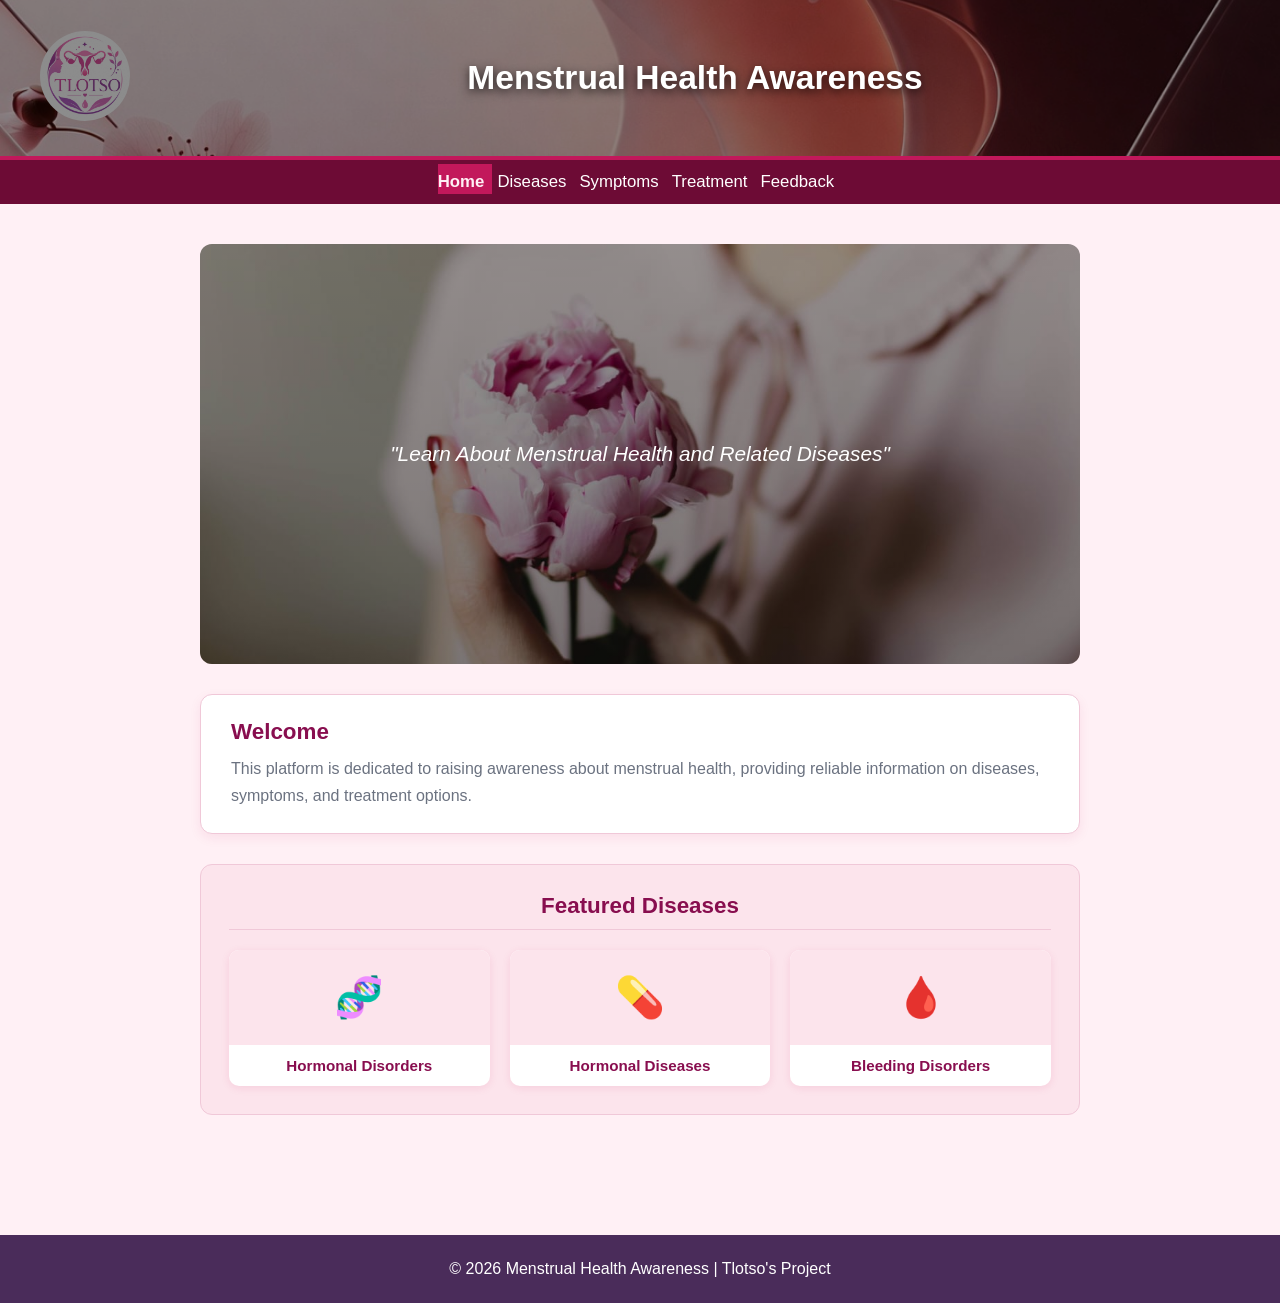
<file: index.html>
<!DOCTYPE html>
<html lang="en">
<head>
    <meta charset="UTF-8">
    <title>Menstrual Health Awareness</title>
    <link rel="stylesheet" href="style.css">
</head>
<body>

<header>
    <div class="logo-box">
        <img src="logo.png.jpeg" alt="Logo">
    </div>   
    <h1>Menstrual Health Awareness</h1>
</header>

<nav>
    <ul>
        <li><a href="index.html" class="active">Home</a></li>
        <li><a href="diseases.html">Diseases</a></li>
        <li><a href="symptoms.html">Symptoms</a></li>
        <li><a href="treatment.html">Treatment</a></li>
        <li><a href="Feedback.html">Feedback</a></li>

    </ul>
</nav>

<main>
    <div class="hero-banner">
        <p>"Learn About Menstrual Health and Related Diseases"</p>
    </div>

    <section class="welcome-box">
        <h2>Welcome</h2>
        <p>This platform is dedicated to raising awareness about menstrual health, providing reliable information on diseases, symptoms, and treatment options.</p>
    </section>

    <section class="featured-section">
        <h2>Featured Diseases</h2>
        <div class="featured-cards">
            <div class="feat-card">
                <div class="card-img">🧬</div>
                <p>Hormonal Disorders</p>
            </div>
            <div class="feat-card">
                <div class="card-img">💊</div>
                <p>Hormonal Diseases</p>
            </div>
            <div class="feat-card">
                <div class="card-img">🩸</div>
                <p>Bleeding Disorders</p>
            </div>
        </div>
    </section>
</main>

<footer>
    <p>&copy; 2026 Menstrual Health Awareness | Tlotso's Project</p>
</footer>

</body>
</html>
</file>
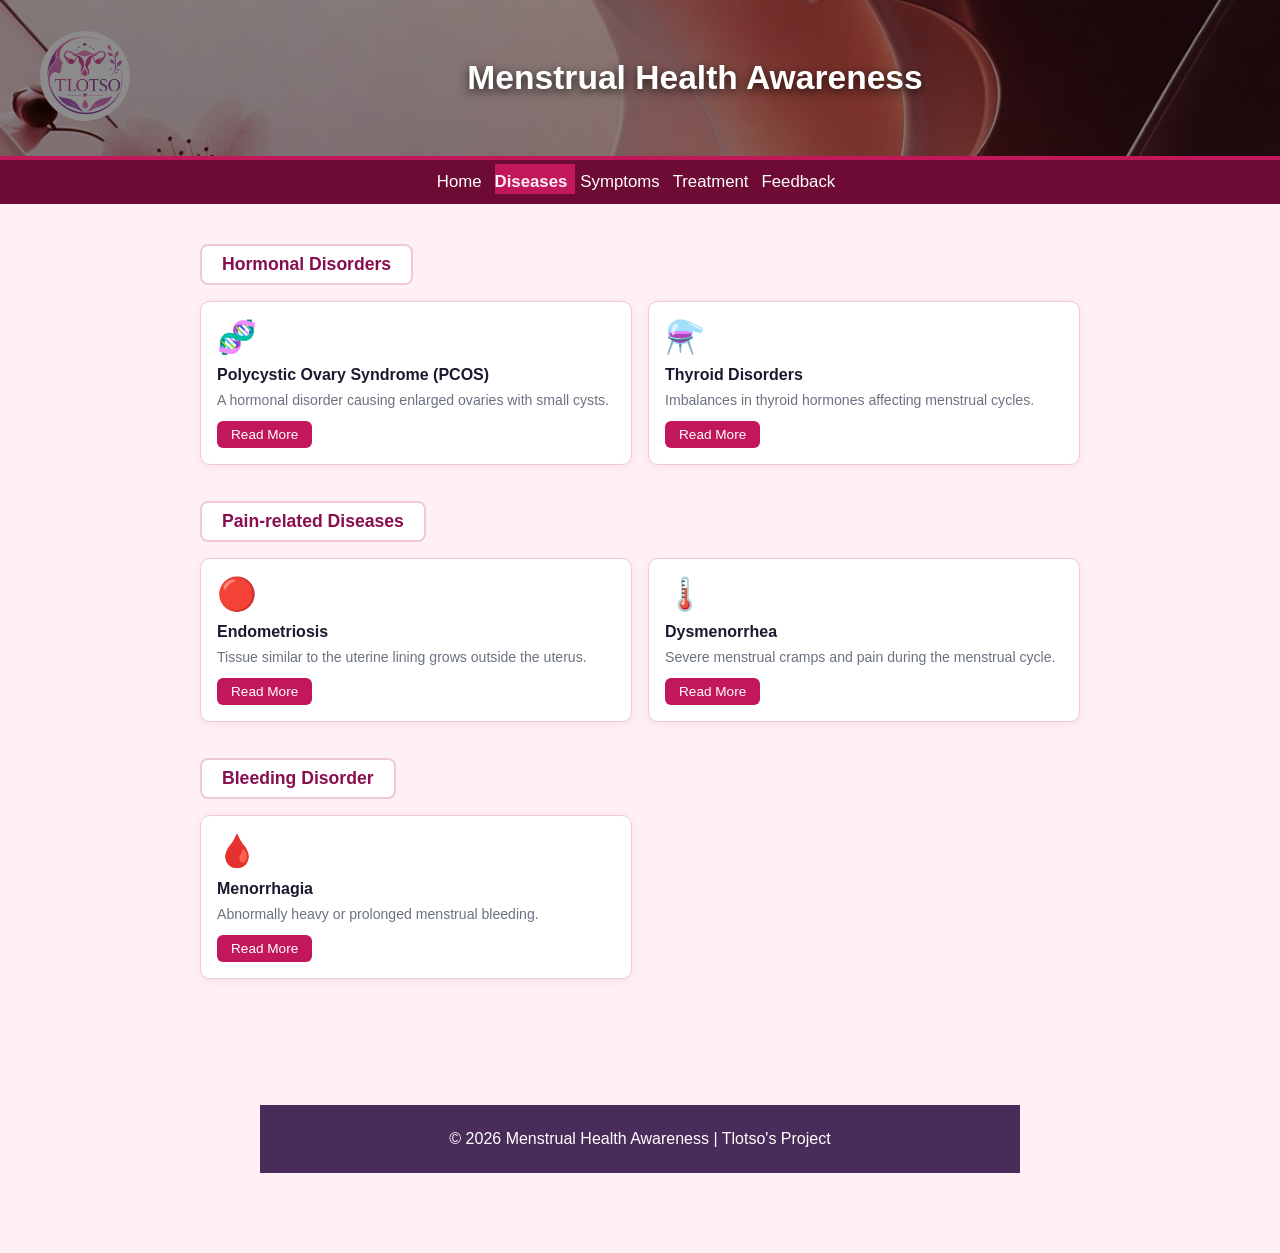
<file: diseases.html>
<!DOCTYPE html>
<html lang="en">
<head>
    <meta charset="UTF-8">
    <title>Diseases - Menstrual Health Awareness</title>
    <meta name="viewport" content="width=device-width, initial-scale=1.0">
    <link rel="stylesheet" href="style.css">
</head>
<body>

<header>
    <div class="logo-box">
        <img src="logo.png.jpeg" alt="Logo">
    </div>
    <h1>Menstrual Health Awareness</h1>
</header>

<nav>
    <ul>
        <li><a href="index.html">Home</a></li>
        <li><a href="diseases.html" class="active">Diseases</a></li>
        <li><a href="symptoms.html">Symptoms</a></li>
        <li><a href="treatment.html">Treatment</a></li>
        <li><a href="Feedback.html">Feedback</a></li>

    </ul>
</nav>

<main>
   <div class="disease-group">
    <h2>Hormonal Disorders</h2>
    <div class="disease-cards">
        <div class="disease-card">
            <div class="d-img">🧬</div>
            <div class="d-name">Polycystic Ovary Syndrome (PCOS)</div>
            <div class="d-desc">A hormonal disorder causing enlarged ovaries with small cysts.</div>
            <a href="https://www.mayoclinic.org/diseases-conditions/pcos/symptoms-causes/syc-20353439" target="_blank">
                <button class="btn-read">Read More</button>
            </a>
        </div>
        <div class="disease-card">
            <div class="d-img">⚗️</div>
            <div class="d-name">Thyroid Disorders</div>
            <div class="d-desc">Imbalances in thyroid hormones affecting menstrual cycles.</div>
            <a href="https://www.mayoclinic.org/diseases-conditions/hypothyroidism/symptoms-causes/syc-20350284" target="_blank">
                <button class="btn-read">Read More</button>
            </a>
        </div>
    </div>
</div>

<div class="disease-group">
    <h2>Pain-related Diseases</h2>
    <div class="disease-cards">
        <div class="disease-card">
            <div class="d-img">🔴</div>
            <div class="d-name">Endometriosis</div>
            <div class="d-desc">Tissue similar to the uterine lining grows outside the uterus.</div>
            <a href="https://www.mayoclinic.org/diseases-conditions/endometriosis/symptoms-causes/syc-20354656" target="_blank">
                <button class="btn-read">Read More</button>
            </a>
        </div>
        <div class="disease-card">
            <div class="d-img">🌡️</div>
            <div class="d-name">Dysmenorrhea</div>
            <div class="d-desc">Severe menstrual cramps and pain during the menstrual cycle.</div>
            <a href="https://www.mayoclinic.org/diseases-conditions/menstrual-cramps/symptoms-causes/syc-20374938" target="_blank">
                <button class="btn-read">Read More</button>
            </a>
        </div>
    </div>
</div>

<div class="disease-group">
    <h2>Bleeding Disorder</h2>
    <div class="disease-cards">
        <div class="disease-card">
            <div class="d-img">🩸</div>
            <div class="d-name">Menorrhagia</div>
            <div class="d-desc">Abnormally heavy or prolonged menstrual bleeding.</div>
            <a href="https://www.mayoclinic.org/diseases-conditions/menorrhagia/symptoms-causes/syc-20352829" target="_blank">
                <button class="btn-read">Read More</button>
            </a>
        </div>
    </div>
</div>

<section>
    <main>
        <footer>
    <p>&copy; 2026 Menstrual Health Awareness | Tlotso's Project</p>
        </footer>
    </main>
</section>
</file>
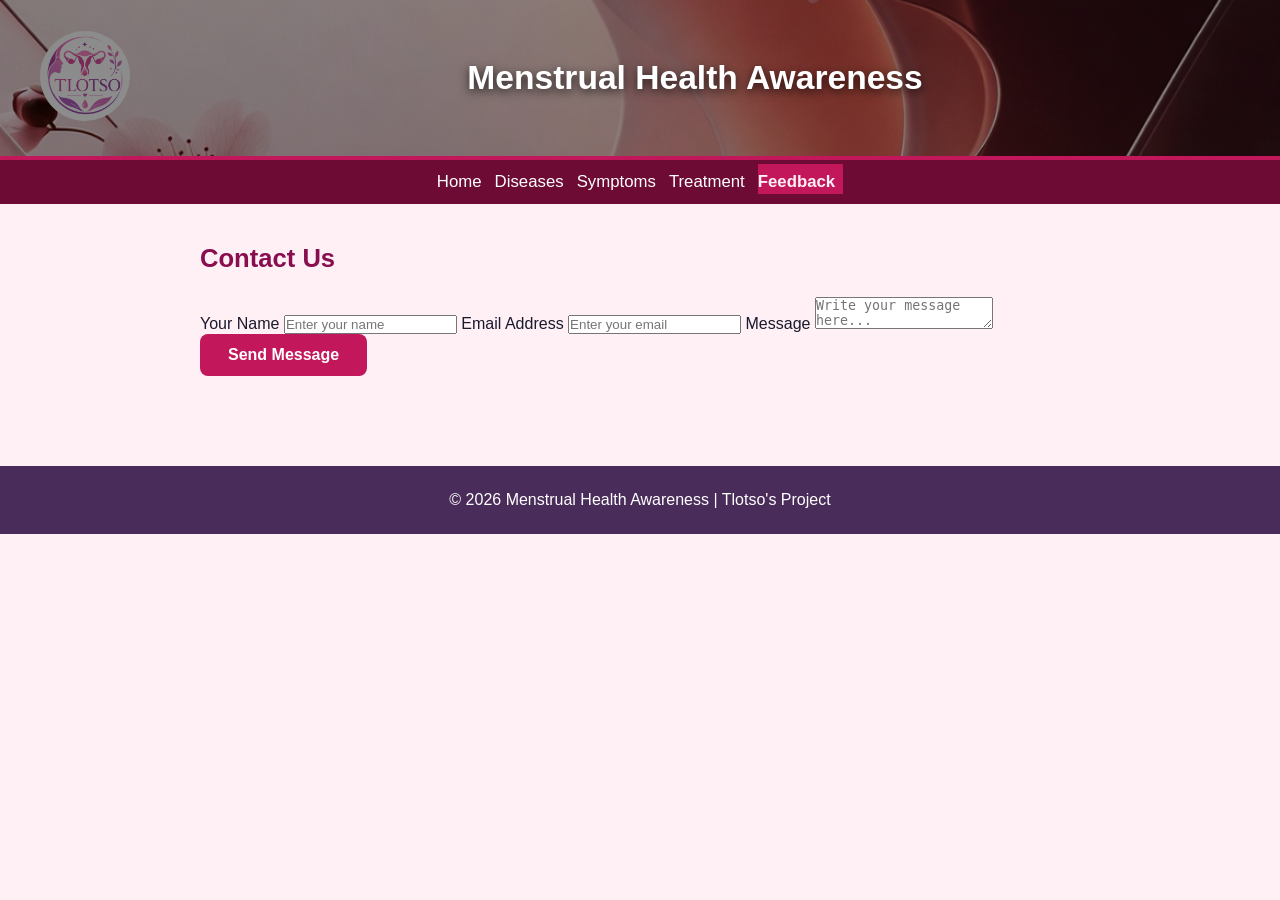
<file: Feedback.html>
<!DOCTYPE html>
<html lang="en">
<head>
    <meta charset="UTF-8">
    <title>Contact - Menstrual Health Awareness</title>
    <meta name="viewport" content="width=device-width, initial-scale=1.0">
    <link rel="stylesheet" href="style.css">
</head>
<body>

<header>
    <div class="logo-box">
        <img src="logo.png.jpeg" alt="Logo">
    </div>
    <h1>Menstrual Health Awareness</h1>
</header>

<nav>
    <ul>
        <li><a href="index.html">Home</a></li>
        <li><a href="diseases.html">Diseases</a></li>
        <li><a href="symptoms.html">Symptoms</a></li>
        <li><a href="treatment.html">Treatment</a></li>
        <li><a href="Feedback.html" class="active">Feedback</a></li>
    </ul>
</nav>

<main>
    <h2 class="page-title">Contact Us</h2>
    <div class="feedback-form">
        <label>Your Name</label>
        <input type="text" placeholder="Enter your name" />

        <label>Email Address</label>
        <input type="email" placeholder="Enter your email" />

        <label>Message</label>
        <textarea placeholder="Write your message here..."></textarea>

        <button type="button" class="btn-submit">Send Message</button>
    </div>
</main>

<footer>
    <p>&copy; 2026 Menstrual Health Awareness | Tlotso's Project</p>
</footer>

</body>
</html>
</file>
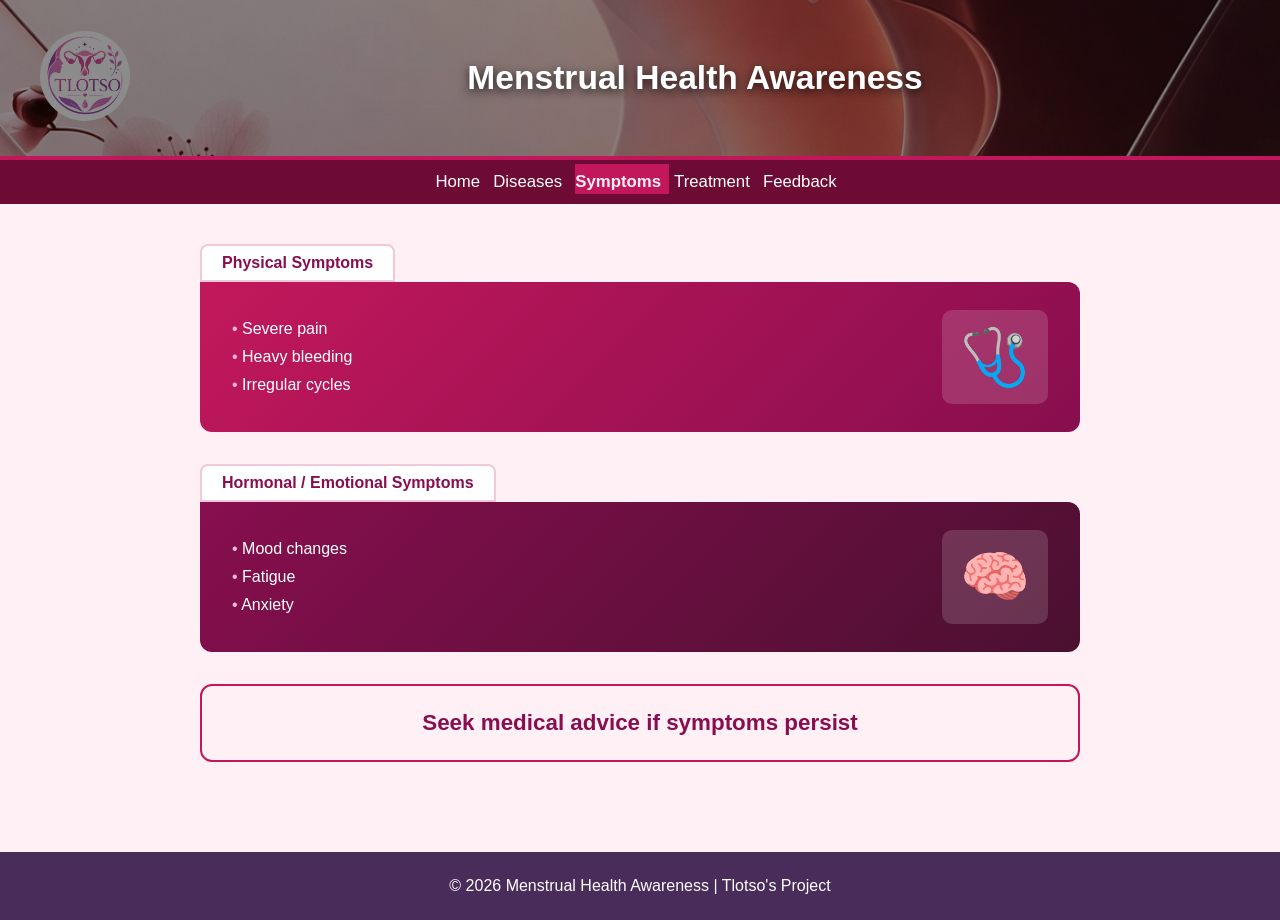
<file: symptoms.html>
<!DOCTYPE html>
<html lang="en">
<head>
    <meta charset="UTF-8">
    <title>Symptoms - Menstrual Health Awareness</title>
    <meta name="viewport" content="width=device-width, initial-scale=1.0">
    <link rel="stylesheet" href="style.css">
</head>
<body>

<header>
    <div class="logo-box">
        <img src="logo.png.jpeg" alt="Logo">
    </div>
    <h1>Menstrual Health Awareness</h1>
</header>

<nav>
    <ul>
        <li><a href="index.html">Home</a></li>
        <li><a href="diseases.html">Diseases</a></li>
        <li><a href="symptoms.html" class="active">Symptoms</a></li>
        <li><a href="treatment.html">Treatment</a></li>
        <li><a href="Feedback.html">Feedback</a></li>

    </ul>
</nav>

<main>
    <div class="symptom-block">
        <div class="symptom-label">Physical Symptoms</div>
        <div class="symptom-panel">
            <ul>
                <li>Severe pain</li>
                <li>Heavy bleeding</li>
                <li>Irregular cycles</li>
            </ul>
            <div class="symptom-icon">🩺</div>
        </div>
    </div>

    <div class="symptom-block">
        <div class="symptom-label">Hormonal / Emotional Symptoms</div>
        <div class="symptom-panel dark-panel">
            <ul>
                <li>Mood changes</li>
                <li>Fatigue</li>
                <li>Anxiety</li>
            </ul>
            <div class="symptom-icon">🧠</div>
        </div>
    </div>

    <div class="seek-advice-box">
        <p>Seek medical advice if symptoms persist</p>
    </div>
</main>

<footer>
    <p>&copy; 2026 Menstrual Health Awareness | Tlotso's Project</p>
</footer>

</body>
</html>
</file>
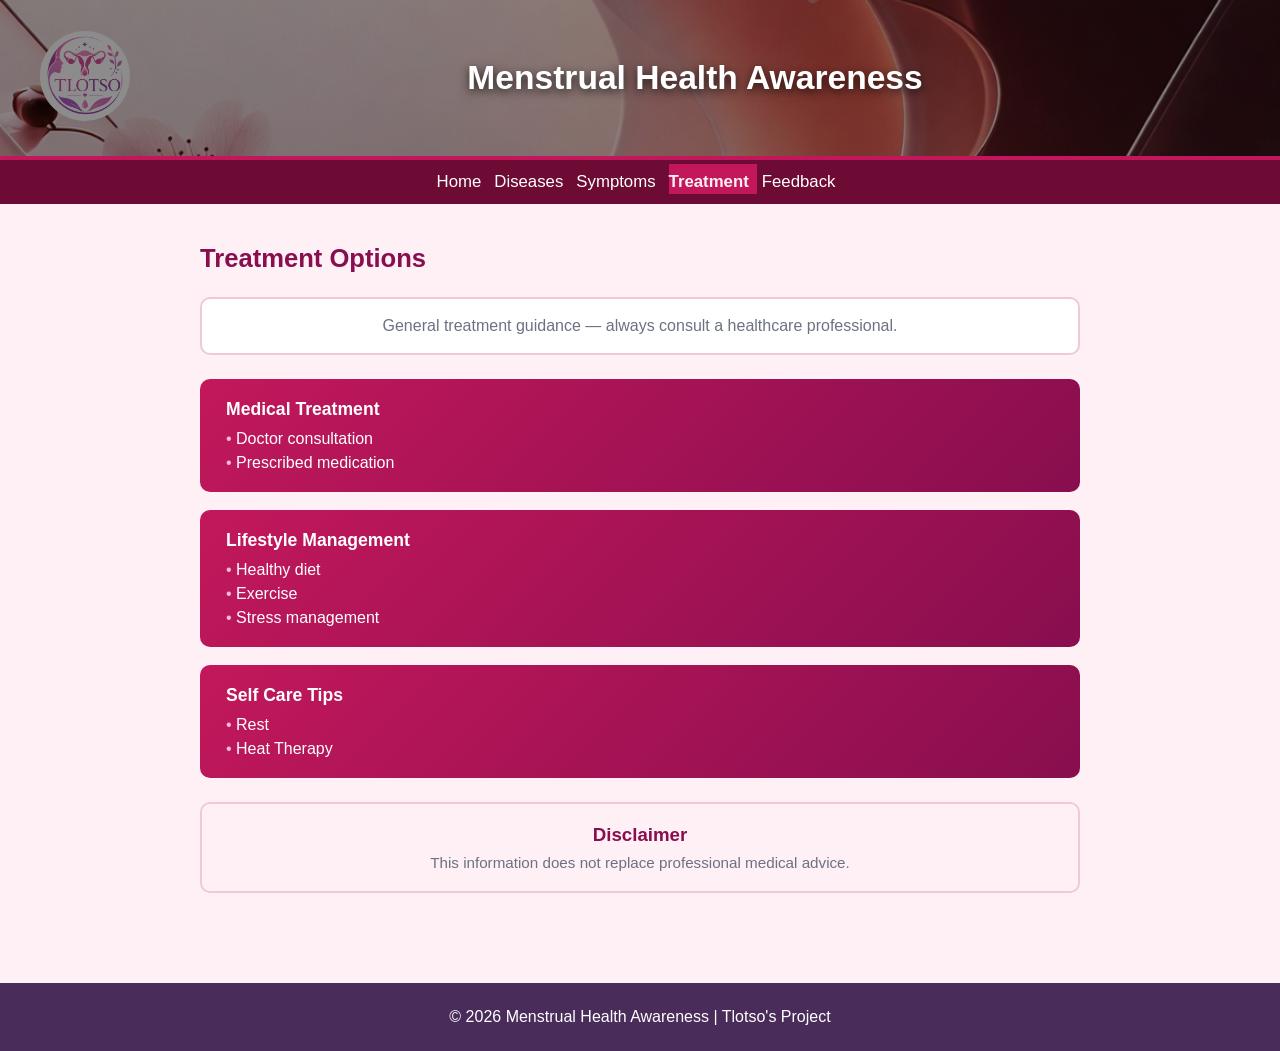
<file: treatment.html>
<!DOCTYPE html>
<html lang="en">
<head>
    <meta charset="UTF-8">
    <title>Treatment - Menstrual Health Awareness</title>
    <meta name="viewport" content="width=device-width, initial-scale=1.0">
    <link rel="stylesheet" href="style.css">
</head>
<body>

<header>
    <div class="logo-box">
        <img src="logo.png.jpeg" alt="Logo">
    </div>
    <h1>Menstrual Health Awareness</h1>
</header>

<nav>
    <ul>
        <li><a href="index.html">Home</a></li>
        <li><a href="diseases.html">Diseases</a></li>
        <li><a href="symptoms.html">Symptoms</a></li>
        <li><a href="treatment.html" class="active">Treatment</a></li>
        <li><a href="Feedback.html">Feedback</a></li>

    </ul>
</nav>

<main>
    <h2 class="page-title">Treatment Options</h2>

    <div class="treatment-guidance">
        General treatment guidance — always consult a healthcare professional.
    </div>

    <div class="treatment-block">
        <h3>Medical Treatment</h3>
        <ul>
            <li>Doctor consultation</li>
            <li>Prescribed medication</li>
        </ul>
    </div>

    <div class="treatment-block">
        <h3>Lifestyle Management</h3>
        <ul>
            <li>Healthy diet</li>
            <li>Exercise</li>
            <li>Stress management</li>
        </ul>
    </div>

    <div class="treatment-block">
        <h3>Self Care Tips</h3>
        <ul>
            <li>Rest</li>
            <li>Heat Therapy</li>
        </ul>
    </div>

    <div class="disclaimer-box">
        <h3>Disclaimer</h3>
        <p>This information does not replace professional medical advice.</p>
    </div>
</main>

<footer>
    <p>&copy; 2026 Menstrual Health Awareness | Tlotso's Project</p>
</footer>

</body>
</html>
</file>
<file: style.css>
* {
    margin: 0;
    padding: 0;
    box-sizing: border-box;
}

body {
    font-family: Arial, sans-serif;
    background-color: #fff0f5;
    color: #1a1a2e;
}

/*HEADER*/
header {
    background-image: url('header-background.jpeg');   
    background-size: cover;
    background-position: center;
    background-repeat: no-repeat;
    padding: 25px 40px;
    display: flex;
    align-items: center;
    gap: 20px;
    position: relative;
    min-height: 160px;           
    border-bottom: 4px solid #c2185b;
}

header::before {
    content: '';
    position: absolute;
    top: 0;
    left: 0;
    width: 100%;
    height: 100%;
    background: rgba(0, 0, 0, 0.45); 
    z-index: 1;
}

.logo, header h1 {
    position:relative;
    z-index: 4;
}

.logo img {
    height: 90px;
    width: auto;
    border-radius: 50%;
    border: 3px solid white;
    box-shadow: 0 4px 12px rgba(0,0,0,0.3);
}

header h1 {
    color: white;
    font-size: 2.1rem;
    flex: 1;
    text-align: center;
    text-shadow: 0 3px 10px rgba(0,0,0,0.7);
    margin: 0;
}

/*NAV*/
nav {
    background-color: #6d0b35;
    padding: 12px;
}

nav ul {
    list-style: none;
    display: flex;
    justify-content: center;
    gap: 5px;
    margin: 0;
    padding:0;
}

nav ul li a {
    color: white;
    text-decoration: none;
    font-size: 1.05rem;
    padding: 8px 8px 0 0;
    transition: background 0.3s;
    font-weight: 500;
}

nav ul li a:hover,
nav ul li a.active {
    background-color: #c2185b;
    color: #fff0f5;
    font-weight: bold;
    box-shadow:o 2px 8px rgba(0,0,0,0.1) ;
}

main {
    padding: 40px 60px;
    max-width: 1000px;
    margin: 0 auto;
}
 
/*HERO-BANNER*/
.hero-banner {
    background-image: url('Hero.jpeg');     
    background-size: cover;
    background-position: center;
    background-repeat: no-repeat;
    position: relative;
    border-radius: 12px;
    padding: 80px 40px;           
    text-align: center;
    color: white;
    margin-bottom: 30px;
    min-height: 420px;            
    display: flex;
    align-items: center;
    justify-content: center;
}

.hero-banner::before {
    content: '';
    position: absolute;
    top: 0;
    left: 0;
    width: 100%;
    height: 100%;
    background: linear-gradient(rgba(0,0,0,0.35), rgba(0,0,0,0.45));
    border-radius: 12px;
    z-index: 1;
}

.hero-banner > * {
    position: relative;
    z-index: 2;
}

.hero-icon {
    font-size: 3.5rem;
    display: block;
    margin-bottom: 15px;
}

.hero-banner h1, .hero-banner p {
    position: relative;
    z-index: 2;
}

.hero-banner p {
    font-size: 1.3rem;
    font-style: italic;
    max-width: 700px;
    margin: 0 auto;
}

.welcome-box {
    background: white;
    border: 1px solid #f0c8d8;
    border-radius: 12px;
    padding: 24px 30px;
    margin-bottom: 30px;
    box-shadow: 0 4px 12px rgba(194,24,91,0.08);
}

.welcome-box h2 {
    color: #880e4f;
    font-size: 1.4rem;
    margin-bottom: 10px;
}

.welcome-box p {
    color: #6b7280;
    line-height: 1.7;
}

/* FEATURED SECTION */
.featured-section {
    background: #fce4ec;
    border: 1px solid #f0c8d8;
    border-radius: 12px;
    padding: 28px;
    margin-bottom: 30px;
}

.featured-section h2 {
    color: #880e4f;
    font-size: 1.4rem;
    text-align: center;
    margin-bottom: 20px;
    padding-bottom: 10px;
    border-bottom: 1px solid #f0c8d8;
}

.featured-cards {
    display: grid;
    grid-template-columns: repeat(3, 1fr);
    gap: 20px;
}

.feat-card {
    background: white;
    border-radius: 10px;
    overflow: hidden;
    text-align: center;
    box-shadow: 0 2px 8px rgba(194,24,91,0.1);
    cursor: pointer;
    transition: transform 0.2s;
}

.feat-card:hover {
    transform: translateY(-4px);
}

.card-img {
    background: #fce4ec;
    padding: 24px;
    font-size: 2.5rem;
}

.feat-card p {
    padding: 12px;
    font-weight: bold;
    color: #880e4f;
    font-size: 0.95rem;
}

/* DISEASE CARDS */
.disease-group {
    margin-bottom: 36px;
}

.disease-group h2 {
    display: inline-block;
    border: 2px solid #f0c8d8;
    border-radius: 8px;
    padding: 8px 20px;
    color: #880e4f;
    font-size: 1.1rem;
    margin-bottom: 16px;
    background: white;
}

.disease-cards {
    display: grid;
    grid-template-columns: repeat(2, 1fr);
    gap: 16px;
    width: 100%;
}

.disease-card {
    background: white;
    border: 1px solid #f0c8d8;
    border-radius: 10px;
    padding: 16px;
    box-shadow: 0 2px 8px rgba(194,24,91,0.08);
}

.d-img {
    font-size: 2rem;
    margin-bottom: 10px;
}

.d-name {
    font-weight: bold;
    color: #1a1a2e;
    margin-bottom: 6px;
}

.d-desc {
    font-size: 0.88rem;
    color: #6b7280;
    margin-bottom: 10px;
    line-height: 1.5;
}

.btn-read {
    background: #c2185b;
    color: white;
    border: none;
    border-radius: 6px;
    padding: 6px 14px;
    font-size: 0.85rem;
    cursor: pointer;
    transition: background 0.2s;
}

.btn-read:hover {
    background: #880e4f;
}

/* SYMPTOMS */
.symptom-block {
    margin-bottom: 32px;
}

.symptom-label {
    display: inline-block;
    border: 2px solid #f0c8d8;
    border-radius: 8px 8px 0 0;
    padding: 8px 20px;
    color: #880e4f;
    font-weight: bold;
    background: white;
}

.symptom-panel {
    background: linear-gradient(135deg, #c2185b, #880e4f);
    border-radius: 0 12px 12px 12px;
    padding: 28px 32px;
    display: flex;
    justify-content: space-between;
    align-items: center;
    color: white;
}

.dark-panel {
    background: linear-gradient(135deg, #880e4f, #4a1030);
}

.symptom-panel ul {
    list-style: none;
    display: flex;
    flex-direction: column;
    gap: 10px;
}

.symptom-panel ul li::before {
    content: "• ";
    color: #f8bbd9;
}

.symptom-panel ul li {
    font-size: 1rem;
}

.symptom-icon {
    font-size: 3.5rem;
    background: rgba(255,255,255,0.15);
    border-radius: 10px;
    padding: 14px 18px;
}

.seek-advice-box {
    border: 2px solid #c2185b;
    border-radius: 12px;
    padding: 24px;
    text-align: center;
    margin-top: 10px;
}

.seek-advice-box p {
    font-size: 1.4rem;
    color: #880e4f;
    font-weight: bold;
}

/* TREATMENT */
.page-title {
    font-size: 1.6rem;
    color: #880e4f;
    margin-bottom: 24px;
}

.treatment-guidance {
    border: 2px solid #f0c8d8;
    border-radius: 10px;
    padding: 18px 24px;
    text-align: center;
    color: #6b7280;
    background: white;
    margin-bottom: 24px;
}

.treatment-block {
    background: linear-gradient(135deg, #c2185b, #880e4f);
    border-radius: 10px;
    padding: 20px 26px;
    margin-bottom: 18px;
    color: white;
}

.treatment-block h3 {
    font-size: 1.1rem;
    margin-bottom: 10px;
}

.treatment-block ul {
    list-style: none;
    display: flex;
    flex-direction: column;
    gap: 6px;
}

.treatment-block ul li::before {
    content: "• ";
    color: #f8bbd9;
}

.disclaimer-box {
    border: 2px solid #f0c8d8;
    border-radius: 10px;
    padding: 20px 26px;
    text-align: center;
    background: #fff0f5;
    margin-top: 24px;
}

.disclaimer-box h3 {
    color: #880e4f;
    margin-bottom: 8px;
}

.disclaimer-box p {
    color: #6b7280;
    font-size: 0.95rem;
}

/*FEEDBACK*/
.contact-form {
    display: flex;
    flex-direction: column;
    gap: 14px;
    max-width: 560px;
}

.contact-form label {
    font-size: 0.9rem;
    font-weight: bold;
    color: #6b7280;
}

.contact-form input,
.contact-form textarea {
    width: 100%;
    padding: 12px 16px;
    border: 2px solid #f0c8d8;
    border-radius: 8px;
    font-size: 0.95rem;
    font-family: Arial, sans-serif;
    background: white;
    outline: none;
}

.contact-form input:focus,
.contact-form textarea:focus {
    border-color: #c2185b;
}

.contact-form textarea {
    min-height: 120px;
    resize: vertical;
}

.btn-submit {
    background: #c2185b;
    color: white;
    border: none;
    border-radius: 8px;
    padding: 12px 28px;
    font-size: 1rem;
    font-weight: bold;
    cursor: pointer;
    align-self: flex-start;
    transition: background 0.2s;
}

.btn-submit:hover {
    background: #880e4f;
}

/* FOOTER */

a {
  text-decoration: none;
}

.logo-box{
  border: none;
  background: transparent;
  padding: 0;
}

.logo-box img{
  height: 90px;
  width: auto;
  border-radius: 100px;
}
footer {
    background: #4a2c5a;
    color: white;
    text-align: center;
    padding: 25px;
    margin-top: 50px;
}

/* Active nav link */
nav a.active {
    color: #c2185b;
    font-weight: bold;
    border-bottom: 3px solid #c2185b;
}
</file>
